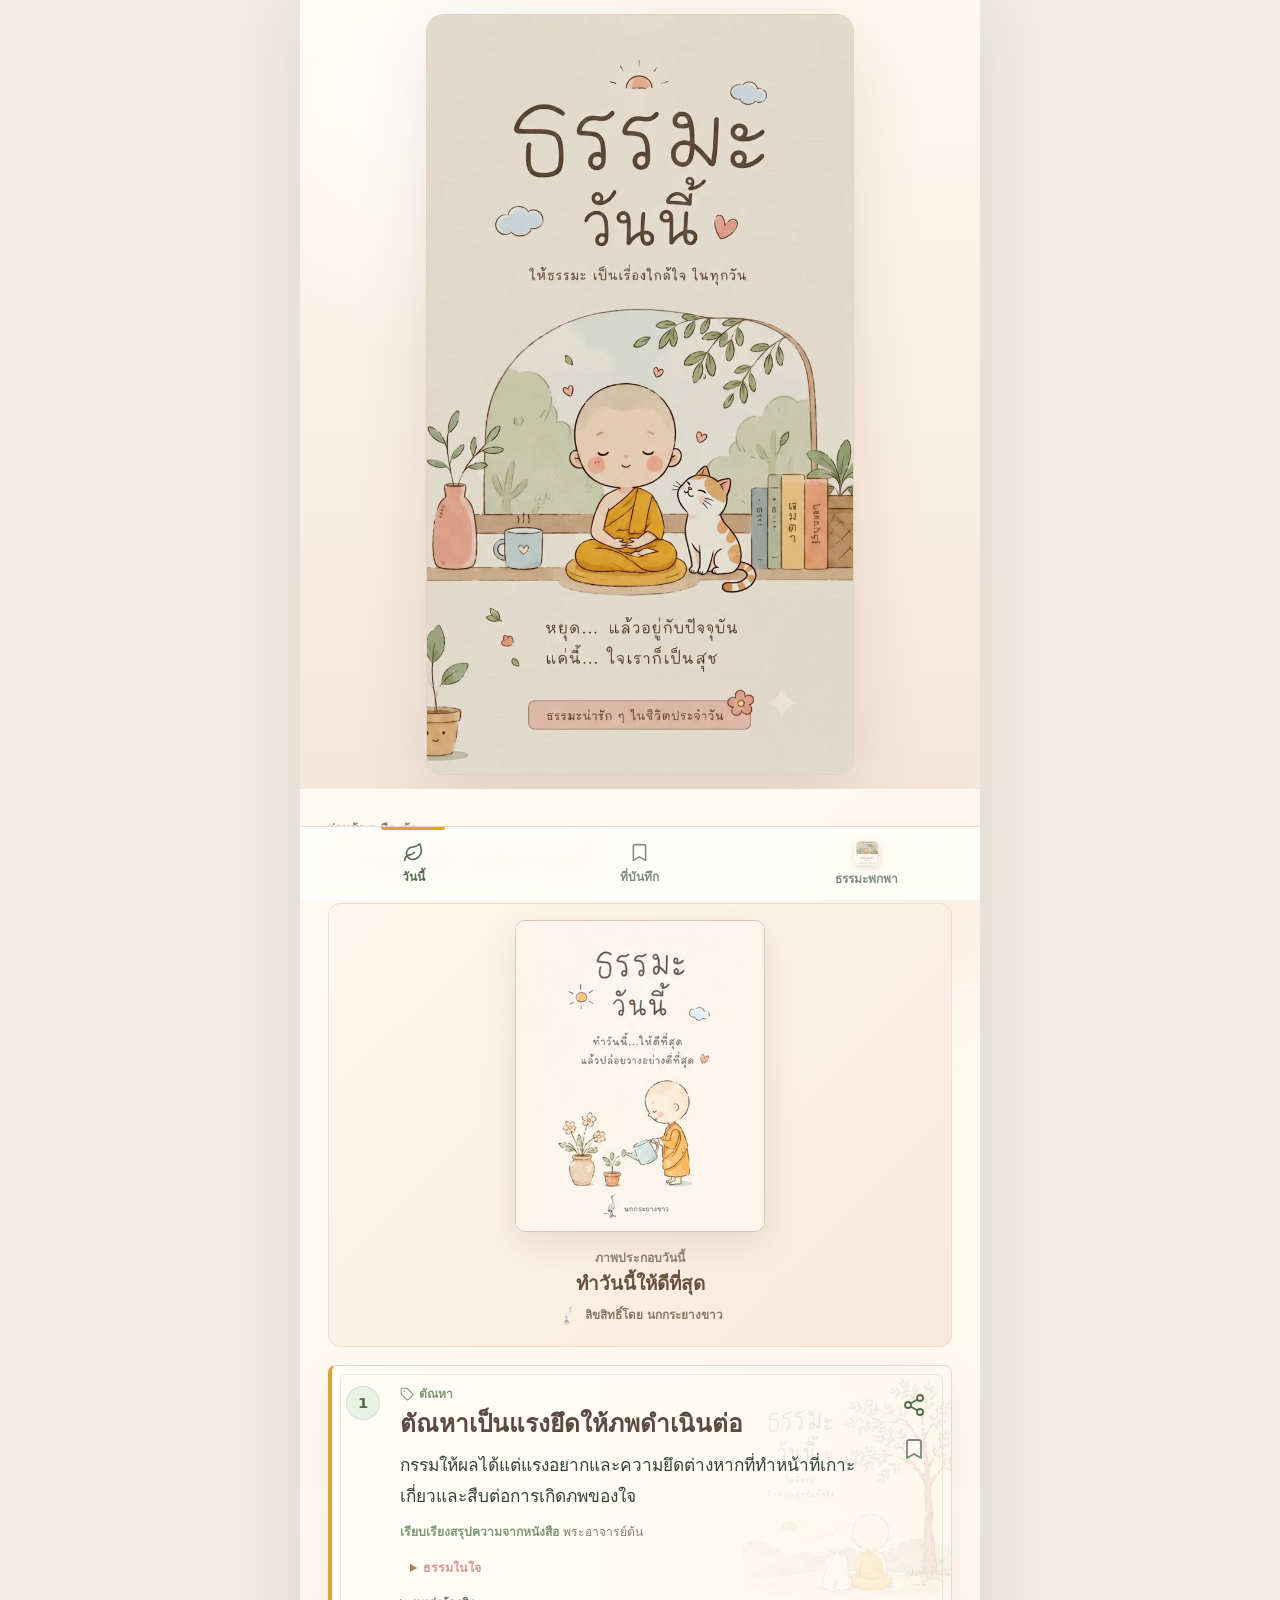
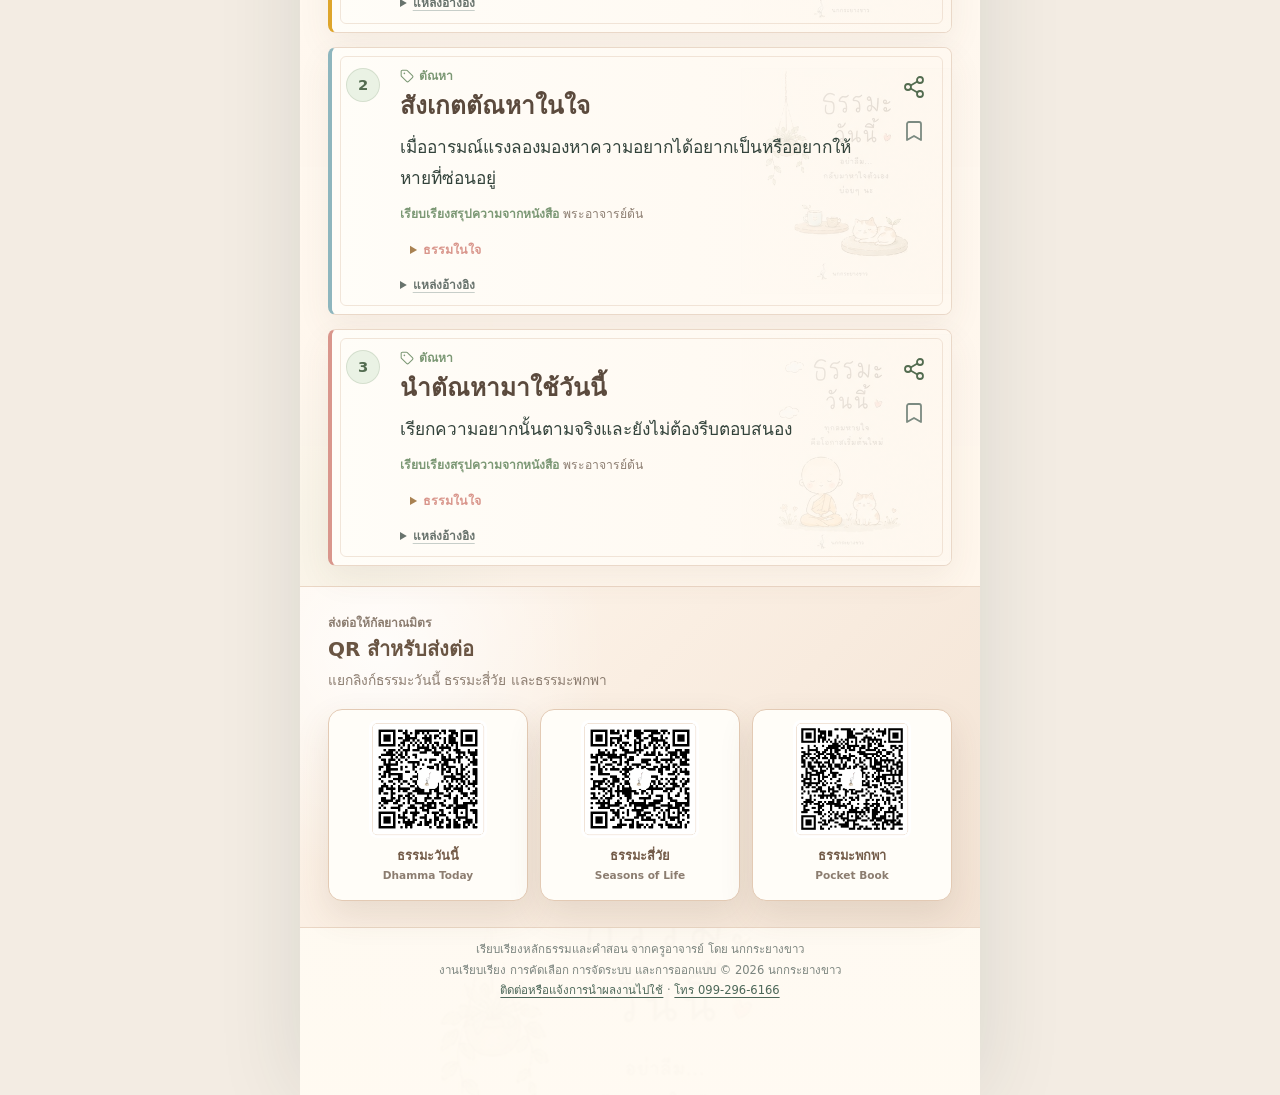
<file: index.html>
<!doctype html>
<html lang="th">
  <head>
    <meta charset="utf-8">
    <meta name="viewport" content="width=device-width, initial-scale=1">
    <meta name="theme-color" content="#fff8ef">
    <meta name="description" content="ธรรมะสั้น ๆ สำหรับอ่านและนำไปใช้ในชีวิตประจำวัน">
    <meta name="apple-mobile-web-app-capable" content="yes">
    <meta name="apple-mobile-web-app-status-bar-style" content="default">
    <meta name="apple-mobile-web-app-title" content="ธรรมะวันนี้">
    <meta name="author" content="นกกระยางขาว">
    <meta name="copyright" content="งานเรียบเรียง การคัดเลือก การจัดระบบ และการออกแบบ © 2026 นกกระยางขาว">
    <title>ธรรมะวันนี้ | Dhamma Today</title>
    <link rel="manifest" href="./manifest.webmanifest?v=20260629-3">
    <link rel="icon" type="image/png" sizes="32x32" href="./assets/favicon-32.png">
    <link rel="apple-touch-icon" href="./assets/apple-touch-icon.png?v=20260629-3">
    <link rel="stylesheet" href="./styles.css?v=20260630-1">
  </head>
  <body>
    <script>
      if (new URLSearchParams(location.search).get("reset") === "1") {
        (async () => {
          if ("serviceWorker" in navigator) {
            const registrations = await navigator.serviceWorker.getRegistrations();
            await Promise.all(registrations.map((registration) => registration.unregister()));
          }

          if ("caches" in window) {
            const names = await caches.keys();
            await Promise.all(names.map((name) => caches.delete(name)));
          }

          location.replace("./?build=20260628-seasons-pastel");
        })();
      }
    </script>
    <div class="app-frame">
      <header class="hero" aria-label="ธรรมะวันนี้">
        <video class="hero-cover" id="heroCover" autoplay muted loop playsinline preload="metadata" poster="./assets/daily-art/dhamma-today-cover-single.png?v=20260626-2" aria-label="ปกธรรมะวันนี้แบบวิดีโอเคลื่อนไหว ภาพเด็กน้อยนั่งภาวนาข้างแมว">
          <source src="./assets/daily-art/dhamma-today-cover-motion.mp4?v=20260626-2" type="video/mp4">
        </video>
      </header>

      <main id="today">
        <section class="reading-view" id="readingView" aria-labelledby="dailyHeading">
          <div class="section-heading">
            <div>
              <p class="eyebrow">อ่านช้า ๆ ทีละข้อ</p>
              <h1 id="dailyHeading">ธรรมะสำหรับวันนี้</h1>
            </div>
            <div class="heading-actions">
              <button class="icon-button" id="shuffleButton" type="button" aria-label="สุ่มธรรมะชุดใหม่" title="สุ่มธรรมะชุดใหม่">
                <i data-lucide="refresh-cw" aria-hidden="true"></i>
              </button>
              <button class="icon-button" id="aboutButton" type="button" aria-label="เกี่ยวกับแอป" title="เกี่ยวกับแอป">
                <i data-lucide="info" aria-hidden="true"></i>
              </button>
            </div>
          </div>

          <section class="daily-visual" aria-label="ภาพประกอบธรรมะวันนี้">
            <img id="dailyArtImage" src="./assets/daily-art/daily-illustration-01.jpg?v=20260625-1" alt="ภาพประกอบธรรมะวันนี้">
            <div class="daily-visual-copy">
              <p class="eyebrow">ภาพประกอบวันนี้</p>
              <h2 id="dailyArtTitle">ธรรมะวันนี้</h2>
              <p>
                <img src="./assets/crane-monkey-mark.png?v=20260619-1" alt="">
                ลิขสิทธิ์โดย นกกระยางขาว
              </p>
            </div>
          </section>

          <div class="teaching-list" id="teachingList" aria-live="polite"></div>
        </section>

        <section class="saved-view" id="savedView" aria-labelledby="savedHeading" hidden>
          <div class="section-heading">
            <div>
              <p class="eyebrow">เก็บไว้อ่านซ้ำ</p>
              <h1 id="savedHeading">ธรรมะที่บันทึกไว้</h1>
            </div>
          </div>
          <div class="teaching-list saved-list" id="savedList"></div>
          <div class="empty-state" id="emptySaved" hidden>
            <i data-lucide="bookmark" aria-hidden="true"></i>
            <p>ยังไม่มีข้อความที่บันทึกไว้</p>
          </div>
        </section>
      </main>

      <section class="qr-share" aria-labelledby="qrShareHeading">
        <div>
          <p class="eyebrow">ส่งต่อให้กัลยาณมิตร</p>
          <h2 id="qrShareHeading">QR สำหรับส่งต่อ</h2>
          <p>แยกลิงก์ธรรมะวันนี้ ธรรมะสี่วัย และธรรมะพกพา</p>
        </div>
        <div class="qr-links" aria-label="QR Code สำหรับส่งต่อ">
          <a class="qr-card" href="./assets/dhamma-today-qr-poster-small.png?v=20260629-6" target="_blank" rel="noopener" aria-label="เปิด QR ธรรมะวันนี้ขนาดเต็ม">
            <img src="./assets/dhamma-today-qr.png?v=20260629-6" alt="QR Code สำหรับเปิดธรรมะวันนี้">
            <span>
              <strong>ธรรมะวันนี้</strong>
              <small>Dhamma Today</small>
            </span>
          </a>
          <a class="qr-card" href="./assets/dhamma-life-qr-poster-small.png?v=20260629-6" target="_blank" rel="noopener" aria-label="เปิด QR ธรรมะสี่วัยขนาดเต็ม">
            <img src="./assets/dhamma-life-qr.png?v=20260629-6" alt="QR Code สำหรับเปิดธรรมะสี่วัย">
            <span>
              <strong>ธรรมะสี่วัย</strong>
              <small>Seasons of Life</small>
            </span>
          </a>
          <a class="qr-card" href="./assets/dhamma-pocket-qr-poster-small.png?v=20260629-6" target="_blank" rel="noopener" aria-label="เปิด QR ธรรมะพกพาขนาดเต็ม">
            <img src="./assets/dhamma-pocket-qr.png?v=20260629-6" alt="QR Code สำหรับเปิดธรรมะพกพา">
            <span>
              <strong>ธรรมะพกพา</strong>
              <small>Pocket Book</small>
            </span>
          </a>
        </div>
      </section>

      <footer class="app-credit">
        <p>เรียบเรียงหลักธรรมและคำสอน จากครูอาจารย์ โดย นกกระยางขาว</p>
        <p>งานเรียบเรียง การคัดเลือก การจัดระบบ และการออกแบบ &copy; 2026 นกกระยางขาว</p>
        <a href="mailto:loveiscomingsoon@gmail.com">ติดต่อหรือแจ้งการนำผลงานไปใช้</a>
        <span aria-hidden="true"> · </span><a href="tel:0992966166">โทร 099-296-6166</a>
      </footer>

      <nav class="bottom-nav" aria-label="เมนูหลัก">
        <button class="nav-button active" type="button" data-view="today" aria-current="page">
          <i data-lucide="leaf" aria-hidden="true"></i>
          <span>วันนี้</span>
        </button>
        <button class="nav-button" type="button" data-view="saved">
          <i data-lucide="bookmark" aria-hidden="true"></i>
          <span>ที่บันทึก</span>
        </button>
        <a class="nav-button" href="./books/dhamma-pocket-book.html" aria-label="เปิดธรรมะพกพา เล่ม 1 แบบหนังสือออนไลน์">
          <img class="nav-app-icon" src="./assets/pocket-book-icon-192.png?v=20260629-2" alt="" aria-hidden="true">
          <span>ธรรมะพกพา</span>
        </a>
      </nav>
    </div>

    <dialog class="about-dialog" id="aboutDialog">
      <form method="dialog">
        <div class="dialog-heading">
          <div>
            <p class="eyebrow">เกี่ยวกับแอป</p>
            <h2>ธรรมะวันนี้</h2>
          </div>
          <button class="icon-button" value="close" aria-label="ปิด" title="ปิด">
            <i data-lucide="x" aria-hidden="true"></i>
          </button>
        </div>
        <p>ข้อธรรมสั้น ๆ สำหรับใช้เตือนใจในชีวิตประจำวัน โดยเรียบเรียงจากหลักพระพุทธศาสนาและคำสอนที่ตรวจสอบชื่อผู้สอนได้</p>
        <p class="dialog-note">ชื่อครูอาจารย์แสดงเฉพาะข้อความที่มีต้นฉบับรองรับ ข้อความเรียบเรียงจะระบุไว้ชัดเจนและไม่อ้างเป็นคำกล่าวตรง การระบุแหล่งอ้างอิงช่วยให้ตรวจสอบย้อนหลังได้ แต่ไม่ใช่การรับรองสิทธิ์เผยแพร่หรือคำปรึกษาทางกฎหมาย</p>
        <p class="dialog-note rights-note">สิทธิในคำสอน หนังสือ และวิดีโอต้นฉบับเป็นของผู้สร้างสรรค์หรือผู้ทรงสิทธิเดิม การนำงานเรียบเรียง การจัดหมวด หรือรูปแบบแอปนี้ไปเผยแพร่ซ้ำ กรุณาติดต่อ <a href="mailto:loveiscomingsoon@gmail.com">loveiscomingsoon@gmail.com</a> หรือ <a href="tel:0992966166">099-296-6166</a></p>
        <div class="dialog-links">
          <a class="book-link" href="./books/dhamma-pocket-book.html">เปิดธรรมะพกพาแบบหนังสือออนไลน์</a>
          <a class="book-link" href="./assets/dhamma-today-qr-poster-small.png?v=20260629-6" target="_blank" rel="noopener">QR ธรรมะวันนี้</a>
          <a class="book-link" href="./assets/dhamma-life-qr-poster-small.png?v=20260629-6" target="_blank" rel="noopener">QR ธรรมะสี่วัย</a>
          <a class="book-link" href="./assets/dhamma-pocket-qr-poster-small.png?v=20260629-6" target="_blank" rel="noopener">QR ธรรมะพกพา</a>
        </div>
      </form>
    </dialog>

    <p class="toast" id="toast" role="status" aria-live="polite" hidden></p>

    <script src="./assets/lucide.min.js?v=20260618-2"></script>
    <script src="./content/dhamma-library.js?v=20260630-1"></script>
    <script src="./app.js?v=20260630-1"></script>
  </body>
</html>
</file>
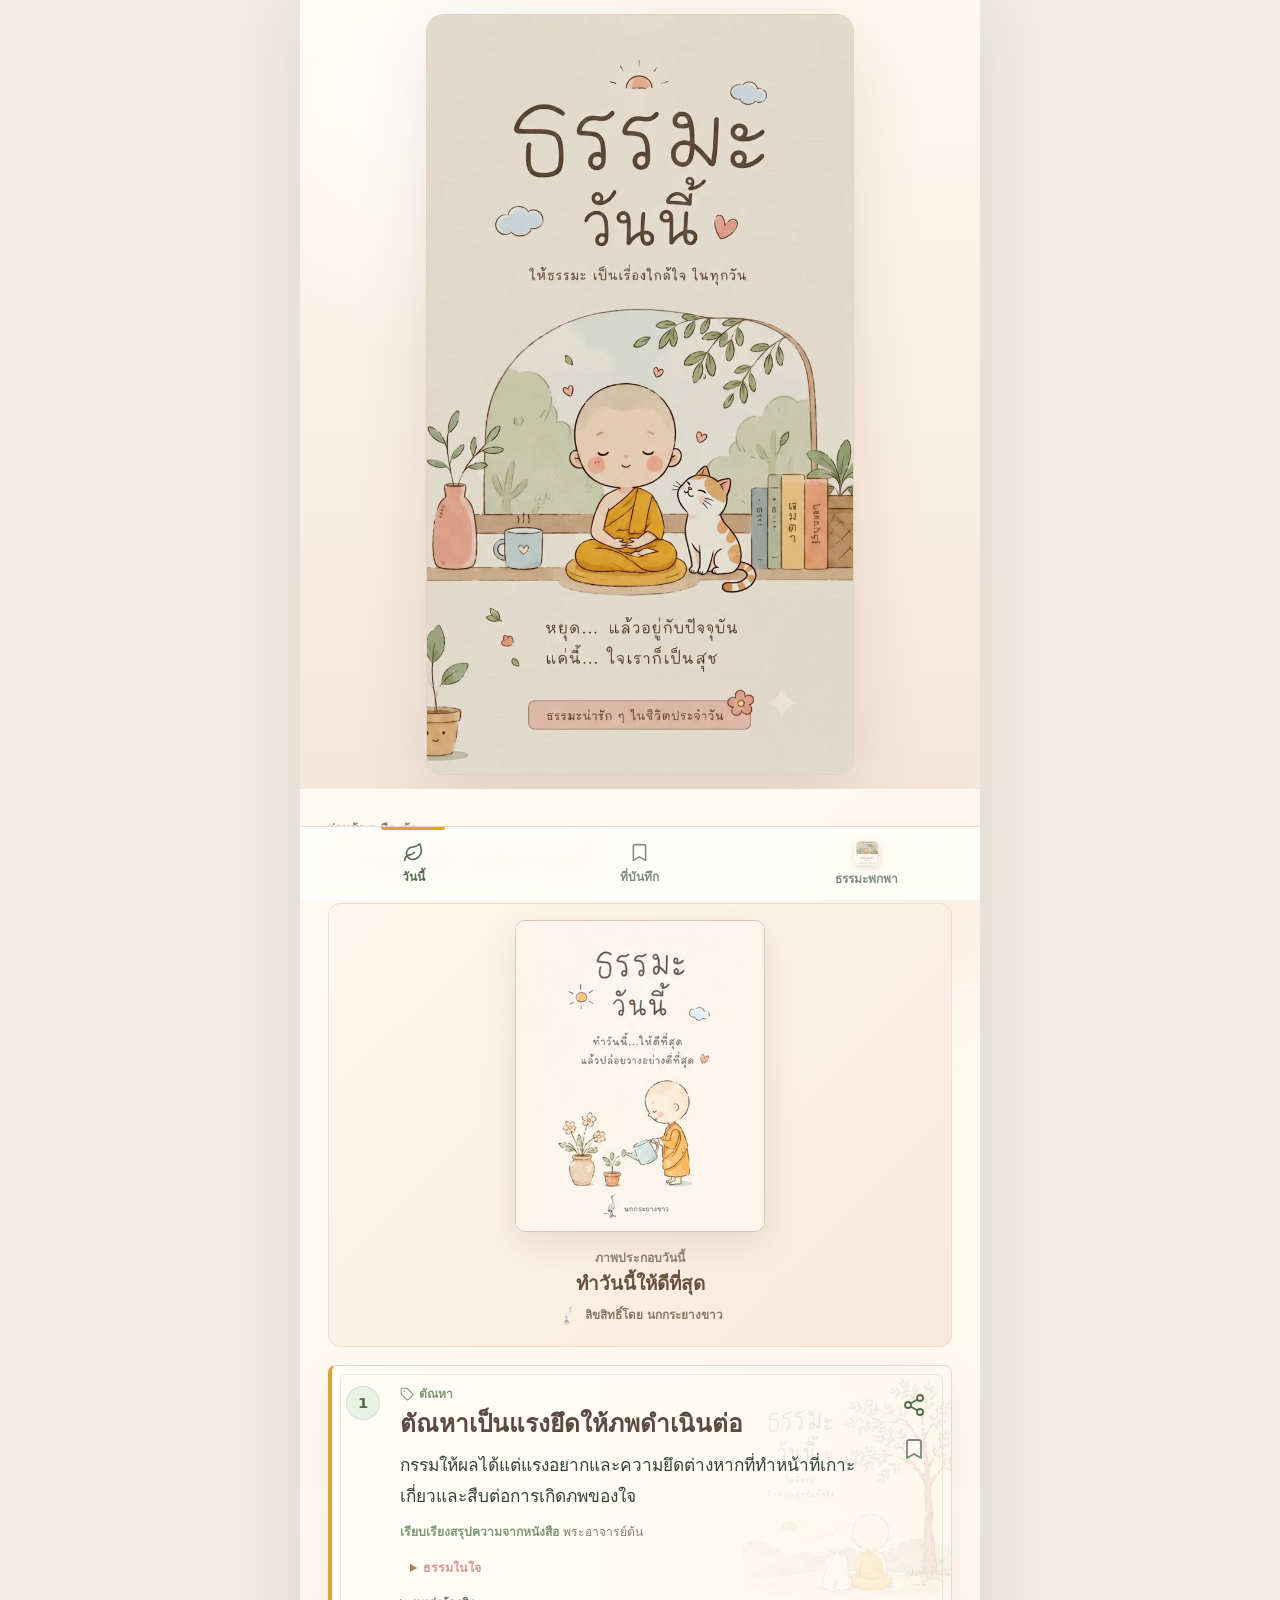
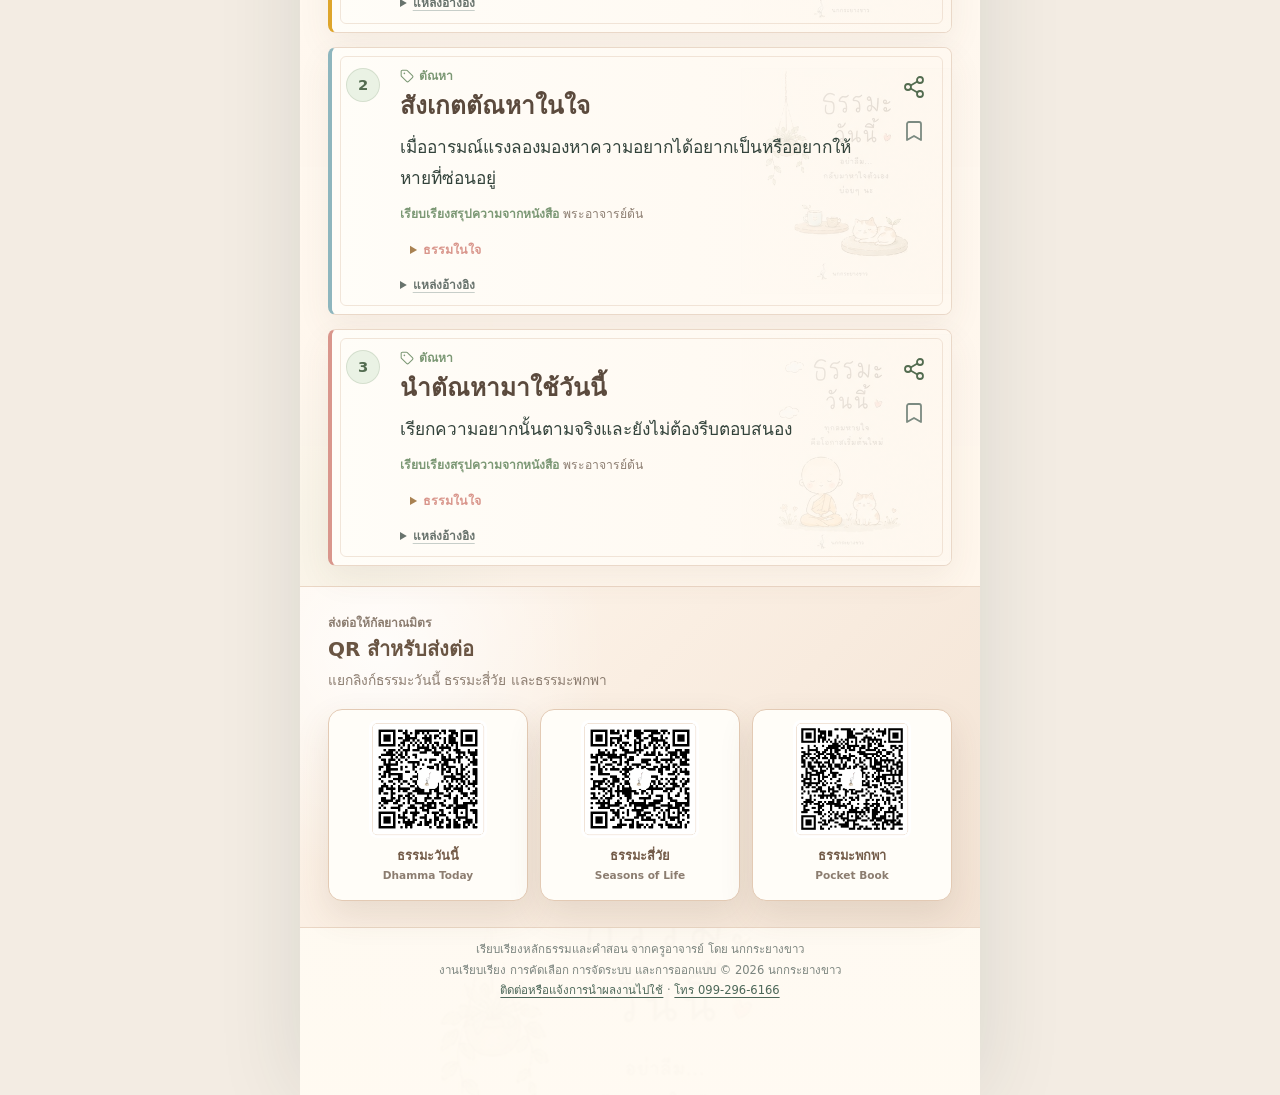
<file: reset-cache.html>
<!doctype html>
<html lang="th">
  <head>
    <meta charset="utf-8">
    <meta name="viewport" content="width=device-width, initial-scale=1">
    <meta name="robots" content="noindex">
    <title>ล้างแคชธรรมะวันนี้</title>
    <style>
      :root {
        color-scheme: light;
        font-family: -apple-system, BlinkMacSystemFont, "Segoe UI", sans-serif;
      }

      body {
        min-height: 100vh;
        display: grid;
        place-items: center;
        margin: 0;
        padding: 24px;
        color: #5b4939;
        background: #fff7ed;
      }

      main {
        width: min(100%, 360px);
        text-align: center;
      }

      h1 {
        margin: 0 0 10px;
        font-size: 1.45rem;
      }

      p {
        margin: 0;
        line-height: 1.7;
      }
    </style>
  </head>
  <body>
    <main>
      <h1>กำลังล้างแคชแอป</h1>
      <p>รอสักครู่ แล้วจะเปิดธรรมะวันนี้เวอร์ชันล่าสุดให้อัตโนมัติ</p>
    </main>
    <script>
      async function resetAppCache() {
        if ("serviceWorker" in navigator) {
          const registrations = await navigator.serviceWorker.getRegistrations();
          await Promise.all(registrations.map((registration) => registration.unregister()));
        }

        if ("caches" in window) {
          const names = await caches.keys();
          await Promise.all(names.map((name) => caches.delete(name)));
        }

        location.replace("./?build=20260626-motion-cover-v2");
      }

      resetAppCache().catch(() => {
        location.replace("./?build=20260626-motion-cover-v2");
      });
    </script>
  </body>
</html>
</file>
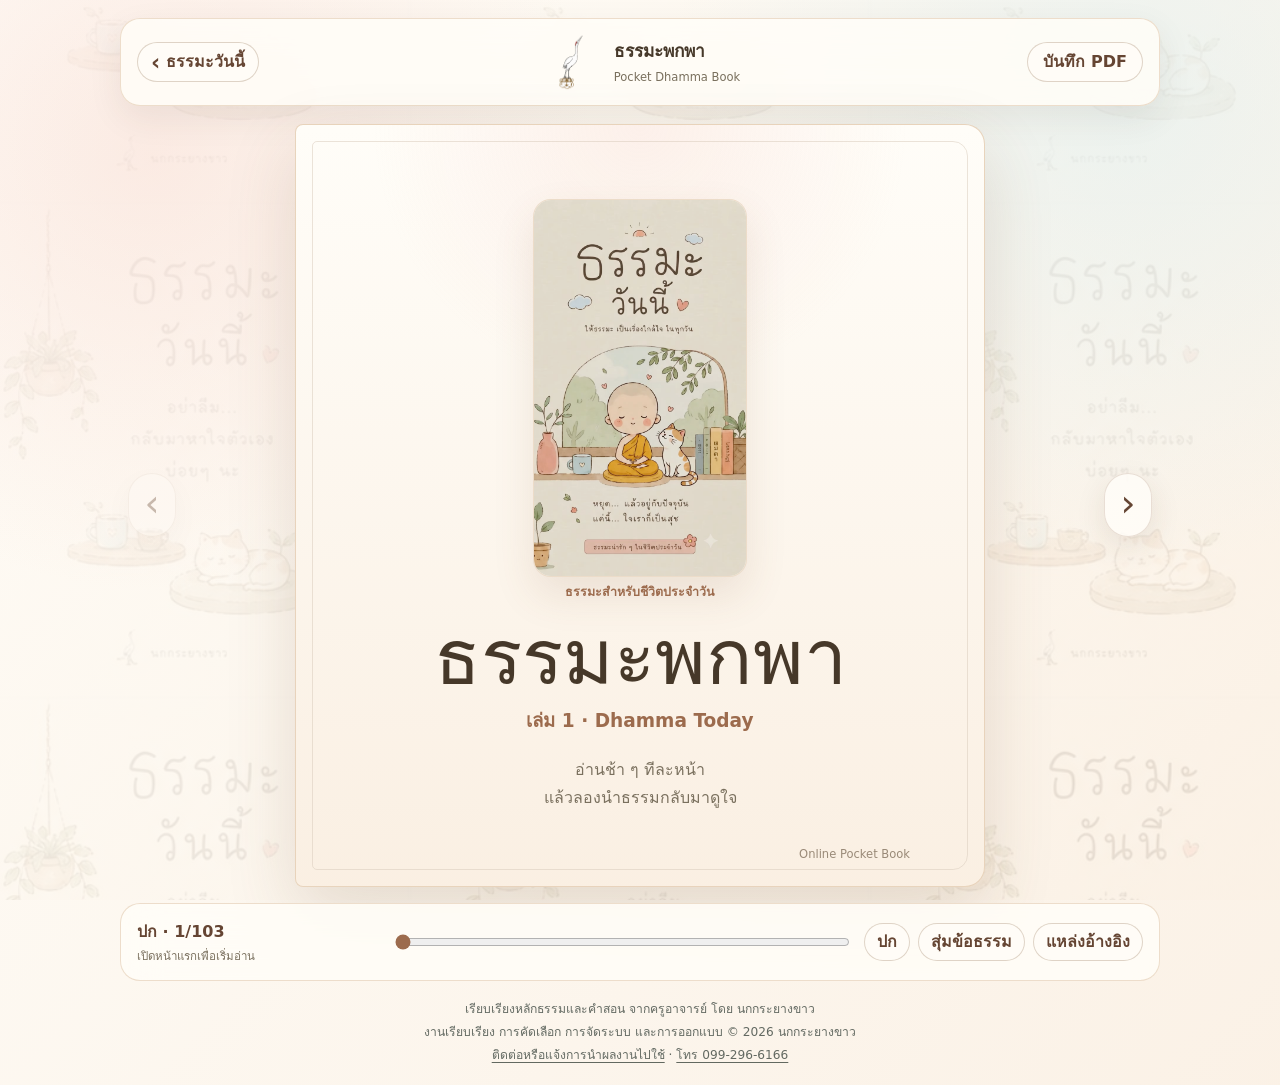
<file: books/dhamma-pocket-book.html>
<!doctype html>
<html lang="th">
  <head>
    <meta charset="utf-8">
    <meta name="viewport" content="width=device-width, initial-scale=1">
    <meta name="theme-color" content="#f7f2e9">
    <meta name="description" content="ธรรมะพกพา เล่ม 1 หนังสือธรรมะออนไลน์แบบเปิดทีละหน้า จากชุดธรรมะวันนี้">
    <meta name="author" content="นกกระยางขาว">
    <meta name="copyright" content="งานเรียบเรียง การคัดเลือก การจัดระบบ และการออกแบบ © 2026 นกกระยางขาว">
    <title>ธรรมะพกพา เล่ม 1 | Online Pocket Book</title>
    <link rel="icon" type="image/png" sizes="32x32" href="../assets/favicon-32.png">
    <link rel="apple-touch-icon" href="../assets/pocket-book-apple-touch-icon.png?v=20260629-2">
    <link rel="manifest" href="./pocket-book.webmanifest?v=20260629-2">
    <link rel="stylesheet" href="./pocket-book.css?v=20260630-1">
  </head>
  <body>
    <div class="reader-shell">
      <header class="reader-header">
        <a class="back-link" href="../index.html" aria-label="กลับสู่แอปธรรมะวันนี้">
          <span aria-hidden="true">‹</span>
          ธรรมะวันนี้
        </a>
        <div class="reader-brand">
          <img src="../assets/crane-monkey-mark.png" alt="">
          <div>
            <strong>ธรรมะพกพา</strong>
            <small>Pocket Dhamma Book</small>
          </div>
        </div>
        <button class="text-button" id="printBook" type="button">บันทึก PDF</button>
      </header>

      <main class="reader-main" aria-live="polite">
        <section class="book-stage" aria-label="หนังสือธรรมะพกพาแบบออนไลน์">
          <button class="turn-button previous" id="prevPage" type="button" aria-label="หน้าก่อนหน้า">
            <span aria-hidden="true">‹</span>
          </button>

          <article class="book-page" id="bookPage" tabindex="-1"></article>

          <button class="turn-button next" id="nextPage" type="button" aria-label="หน้าถัดไป">
            <span aria-hidden="true">›</span>
          </button>
        </section>

        <section class="reader-controls" aria-label="ควบคุมการอ่าน">
          <div class="page-status">
            <span id="pageLabel">หน้า 1</span>
            <small id="pageHint">ใช้ปุ่มซ้าย/ขวาเพื่อเปิดหน้า</small>
          </div>
          <input id="pageSlider" type="range" min="1" value="1" aria-label="เลือกหน้าหนังสือ">
          <div class="quick-actions">
            <button class="pill-button" id="coverPage" type="button">ปก</button>
            <button class="pill-button" id="randomPage" type="button">สุ่มข้อธรรม</button>
            <button class="pill-button" id="sourcesToggle" type="button" aria-pressed="false">แหล่งอ้างอิง</button>
          </div>
        </section>
      </main>

      <footer class="reader-footer">
        <p>เรียบเรียงหลักธรรมและคำสอน จากครูอาจารย์ โดย นกกระยางขาว</p>
        <p>งานเรียบเรียง การคัดเลือก การจัดระบบ และการออกแบบ &copy; 2026 นกกระยางขาว</p>
        <a href="mailto:loveiscomingsoon@gmail.com">ติดต่อหรือแจ้งการนำผลงานไปใช้</a>
        <span aria-hidden="true"> · </span><a href="tel:0992966166">โทร 099-296-6166</a>
      </footer>
    </div>

    <section class="print-book" id="printBookContent" aria-label="ฉบับพิมพ์"></section>

    <script src="../content/dhamma-library.js?v=20260630-1"></script>
    <script src="./pocket-book.js?v=20260630-1"></script>
    <script>
      if ("serviceWorker" in navigator) {
        window.addEventListener("load", () => {
          navigator.serviceWorker.register("../service-worker.js?v=20260630-1").catch(() => {});
        });
      }
    </script>
  </body>
</html>
</file>
<file: styles.css>
:root {
  color-scheme: light;
  --ink: #21312b;
  --heading: #5b4a3d;
  --muted: #8c7d70;
  --soft: #fff1e4;
  --paper: #fffaf2;
  --line: #eadccc;
  --green: #7c9875;
  --green-dark: #536c50;
  --saffron: #dea52b;
  --rose: #d9968c;
  --blue: #8eb6be;
  --peach: #f6d5c6;
  --brown: #806854;
}

* {
  box-sizing: border-box;
}

html {
  min-height: 100%;
  scroll-behavior: smooth;
}

body {
  min-height: 100vh;
  margin: 0;
  color: var(--ink);
  background:
    linear-gradient(rgba(255, 250, 242, 0.92), rgba(255, 250, 242, 0.92)),
    url("./assets/daily-art/daily-illustration-10.jpg?v=20260625-1") center top / 520px auto fixed;
  font-family: "Sukhumvit Set", "Thonburi", "Noto Sans Thai", "Leelawadee UI", Tahoma, ui-sans-serif, system-ui, sans-serif;
  letter-spacing: 0;
  line-break: auto;
  text-rendering: optimizeLegibility;
  -webkit-font-smoothing: antialiased;
}

button,
summary {
  font: inherit;
}

button,
summary {
  cursor: pointer;
}

button:focus-visible,
summary:focus-visible {
  outline: 3px solid rgba(86, 131, 105, 0.24);
  outline-offset: 3px;
}

.app-frame {
  width: min(100%, 680px);
  min-height: 100vh;
  margin-inline: auto;
  background:
    linear-gradient(rgba(255, 250, 242, 0.96), rgba(255, 250, 242, 0.98)),
    url("./assets/daily-art/daily-illustration-04.jpg?v=20260625-1") center 760px / 520px auto repeat-y;
}

.hero {
  min-height: 0;
  position: relative;
  overflow: hidden;
  display: grid;
  place-items: center;
  padding: 14px;
  background:
    radial-gradient(circle at 20% 12%, rgba(255, 255, 255, 0.92), transparent 30%),
    linear-gradient(180deg, #fff8ef 0%, #f4e7d9 100%);
}

.hero-cover {
  width: min(100%, 428px);
  max-width: 100%;
  min-width: 0;
  height: auto;
  aspect-ratio: 9 / 16;
  display: block;
  object-fit: cover;
  object-position: center center;
  background: #fff8ef;
  border: 1px solid rgba(213, 193, 171, 0.72);
  border-radius: 18px;
  box-shadow: 0 24px 70px rgba(98, 73, 48, 0.14);
}

.brand {
  min-width: 0;
  display: flex;
  align-items: center;
  gap: 0;
  padding: 9px 12px;
  color: #274536;
  background: rgba(255, 250, 242, 0.78);
  border: 1px solid rgba(214, 190, 166, 0.42);
  border-radius: 999px;
  text-decoration: none;
  text-shadow: 0 1px 12px rgba(255, 255, 255, 0.82);
  backdrop-filter: blur(8px);
}

.brand-icon {
  width: 76px;
  height: 76px;
  flex: 0 0 76px;
  display: grid;
  place-items: center;
  background: rgba(255, 255, 255, 0.84);
  border-radius: 50%;
  backdrop-filter: blur(8px);
}

.brand-icon img {
  width: 70px;
  height: 70px;
  display: block;
  object-fit: contain;
}

.brand strong,
.brand small {
  display: block;
}

.brand strong {
  color: var(--brown);
  font-size: 1.2rem;
}

.brand small {
  color: #7c6a58;
  font-size: 0.72rem;
  font-weight: 650;
}

.cover-rights {
  position: absolute;
  right: 28px;
  bottom: 24px;
  display: inline-flex;
  align-items: center;
  gap: 7px;
  margin: 0;
  padding: 7px 10px;
  color: #755f4e;
  background: rgba(255, 250, 242, 0.88);
  border: 1px solid rgba(214, 190, 166, 0.58);
  border-radius: 999px;
  font-size: 0.72rem;
  font-weight: 750;
  backdrop-filter: blur(8px);
}

.cover-rights img {
  width: 24px;
  height: 24px;
  object-fit: contain;
}

.icon-button {
  width: 42px;
  height: 42px;
  flex: 0 0 42px;
  display: grid;
  place-items: center;
  padding: 0;
  border: 1px solid var(--line);
  border-radius: 50%;
  color: var(--green-dark);
  background: #fff;
}

.icon-button.light {
  border-color: rgba(255, 255, 255, 0.6);
  background: rgba(255, 255, 255, 0.84);
  backdrop-filter: blur(8px);
}

.icon-button svg {
  width: 19px;
  height: 19px;
}

main {
  min-height: 430px;
  background:
    linear-gradient(180deg, rgba(255, 250, 242, 0.98), rgba(255, 246, 236, 0.96)),
    url("./assets/daily-art/daily-illustration-08.jpg?v=20260625-1") right 60px / 230px auto no-repeat;
}

.reading-view,
.saved-view {
  padding: 30px 28px 20px;
  background:
    radial-gradient(circle at 92% 120px, rgba(247, 222, 205, 0.46), transparent 150px),
    radial-gradient(circle at 8% 96%, rgba(229, 234, 217, 0.34), transparent 170px);
}

.daily-visual {
  display: grid;
  grid-template-columns: 1fr;
  justify-items: center;
  gap: 16px;
  margin: 0 0 18px;
  padding: 16px;
  border: 1px solid #ebdccb;
  border-radius: 12px;
  background: linear-gradient(135deg, #fff7ed, #f7eadc);
  text-align: center;
}

.daily-visual > img {
  width: min(100%, 250px);
  aspect-ratio: 4 / 5;
  display: block;
  object-fit: cover;
  object-position: center;
  border: 1px solid rgba(205, 183, 160, 0.7);
  border-radius: 10px;
  box-shadow: 0 12px 34px rgba(97, 71, 48, 0.12);
}

.daily-visual-copy h2 {
  margin: 0 0 7px;
  color: #67513e;
  font-size: 1.18rem;
  line-height: 1.35;
}

.daily-visual-copy > p:last-child {
  display: inline-flex;
  align-items: center;
  justify-content: center;
  gap: 6px;
  margin: 0;
  color: #8a7563;
  font-size: 0.74rem;
  font-weight: 740;
}

.daily-visual-copy img {
  width: 22px;
  height: 22px;
  object-fit: contain;
}

.section-heading {
  display: flex;
  align-items: center;
  justify-content: space-between;
  gap: 16px;
  margin-bottom: 18px;
}

.heading-actions {
  display: flex;
  align-items: center;
  gap: 8px;
}

.eyebrow {
  margin: 0 0 4px;
  color: var(--muted);
  font-size: 0.76rem;
  font-weight: 750;
}

h1,
h2,
p {
  margin-top: 0;
  overflow-wrap: break-word;
  word-break: normal;
  line-break: auto;
}

h1 {
  margin-bottom: 0;
  color: var(--heading);
  font-size: clamp(1.65rem, 6vw, 2.15rem);
  line-height: 1.25;
  font-weight: 830;
}

.teaching-list {
  display: grid;
  gap: 14px;
}

.teaching-item {
  min-height: 0;
  display: grid;
  grid-template-columns: 40px minmax(0, 1fr) 40px;
  gap: 14px;
  position: relative;
  overflow: hidden;
  padding: 20px 16px 20px 14px;
  border: 1px solid #ead8c8;
  border-left: 4px solid var(--green);
  border-radius: 8px;
  background: #fffaf3;
  box-shadow: 0 12px 34px rgba(103, 75, 52, 0.07);
}

.teaching-item::before {
  content: "";
  position: absolute;
  inset: 0;
  z-index: 0;
  background:
    linear-gradient(90deg, rgba(255, 253, 248, 0.98), rgba(255, 250, 243, 0.94) 58%, rgba(255, 248, 239, 0.78)),
    var(--card-art);
  background-position: center, right center;
  background-size: cover, min(52%, 210px) auto;
  background-repeat: no-repeat;
}

.teaching-item::after {
  content: "";
  position: absolute;
  inset: 8px;
  z-index: 0;
  border: 1px solid rgba(230, 209, 190, 0.54);
  border-radius: 6px;
  pointer-events: none;
}

.teaching-item > * {
  position: relative;
  z-index: 1;
}

.teaching-item[data-tone="blue"] {
  border-left-color: var(--blue);
  background: #fffaf3;
}

.teaching-item[data-tone="saffron"] {
  border-left-color: var(--saffron);
  background: #fffaf3;
}

.teaching-item[data-tone="rose"] {
  border-left-color: var(--rose);
  background: #fffaf3;
}

.teaching-number {
  width: 34px;
  height: 34px;
  display: grid;
  place-items: center;
  border-radius: 50%;
  color: var(--green-dark);
  background: rgba(232, 241, 226, 0.88);
  border: 1px solid rgba(133, 153, 122, 0.22);
  font-size: 0.92rem;
  font-weight: 800;
}

.teaching-copy {
  min-width: 0;
}

.teaching-copy h2 {
  margin: 3px 0 9px;
  color: var(--heading);
  font-size: clamp(1.28rem, 4vw, 1.52rem);
  line-height: 1.45;
  font-weight: 800;
  overflow-wrap: break-word;
  word-break: normal;
}

.teaching-topic {
  display: flex;
  align-items: center;
  gap: 5px;
  margin-bottom: 0;
  color: var(--green);
  font-size: 0.76rem;
  line-height: 1.4;
  font-weight: 800;
}

.teaching-topic svg {
  width: 14px;
  height: 14px;
}

.teaching-body {
  margin-bottom: 11px;
  color: #33433b;
  font-size: 1.08rem;
  line-height: 1.78;
  overflow-wrap: break-word;
  word-break: normal;
}

.attribution {
  margin-bottom: 9px;
  color: var(--muted);
  font-size: 0.76rem;
  line-height: 1.5;
}

.attribution span {
  color: var(--green);
  font-weight: 760;
}

.teaching-actions {
  display: grid;
  align-content: start;
  gap: 6px;
}

.bookmark-button,
.share-button {
  width: 38px;
  height: 38px;
  display: grid;
  place-items: center;
  padding: 0;
  border: 0;
  border-radius: 50%;
  color: #7b8a81;
  background: transparent;
}

.bookmark-button:hover,
.share-button:hover {
  background: var(--soft);
}

.share-button {
  color: var(--green-dark);
}

.bookmark-button.saved {
  color: var(--saffron);
  background: #fff7df;
}

.bookmark-button.saved svg {
  fill: currentColor;
}

.practice-detail {
  min-width: 0;
  padding: 7px 9px;
  border: 1px solid transparent;
  border-radius: 6px;
  color: var(--green-dark);
  font-size: 0.78rem;
}

.practice-detail[open] {
  border-color: #dcc5a4;
  background: rgba(241, 227, 208, 0.88);
  backdrop-filter: blur(4px);
}

.practice-toggle {
  width: 100%;
  color: var(--rose);
  font-weight: 770;
}

.practice-toggle::marker {
  color: #a98252;
}

.practice-guidance {
  margin: 8px 0 0;
  padding: 8px 2px 2px;
  color: #3f4b44;
  background: transparent;
  font-size: 0.9rem;
  line-height: 1.65;
  overflow-wrap: break-word;
  word-break: normal;
}

.source-detail {
  margin-top: 8px;
  color: #68736d;
  font-size: 0.75rem;
}

.source-detail > summary {
  width: fit-content;
  font-weight: 700;
  text-decoration: underline;
  text-decoration-color: #c7cec9;
  text-underline-offset: 3px;
}

.source-detail[open] {
  padding-top: 2px;
}

.source-status {
  margin: 10px 0 8px;
  color: #476052;
  font-weight: 700;
}

.source-list {
  margin: 0;
  padding: 0;
  list-style: none;
}

.source-entry {
  display: grid;
  gap: 3px;
  padding: 10px 0;
  border-top: 1px solid var(--line);
  line-height: 1.55;
}

.source-entry strong {
  color: #3d4a43;
  font-size: 0.78rem;
}

.source-entry a {
  width: fit-content;
  color: #365843;
  font-weight: 700;
  text-underline-offset: 3px;
}

.saved-list .teaching-item {
  grid-template-columns: 40px minmax(0, 1fr) 40px;
}

.empty-state {
  min-height: 280px;
  display: grid;
  place-content: center;
  justify-items: center;
  color: var(--muted);
  text-align: center;
}

.empty-state svg {
  width: 34px;
  height: 34px;
  margin-bottom: 12px;
}

.app-credit {
  margin: 12px 22px 22px;
  color: #7b847e;
  font-size: 0.72rem;
  line-height: 1.6;
  text-align: center;
}

.qr-share {
  display: grid;
  grid-template-columns: 1fr;
  gap: 18px;
  padding: 26px 28px;
  border-top: 1px solid #ead6c4;
  border-bottom: 1px solid #ead6c4;
  background:
    radial-gradient(circle at 12% 18%, rgba(255, 255, 255, 0.8), transparent 34%),
    linear-gradient(135deg, #fff6ec, #f3e3d4);
}

.qr-share h2 {
  margin-bottom: 6px;
  color: #6a5543;
  font-size: 1.25rem;
  line-height: 1.35;
}

.qr-share > div > p:not(.eyebrow) {
  margin-bottom: 0;
  color: var(--muted);
  font-size: 0.86rem;
}

.qr-share > div > a {
  color: #735b48;
  font-size: 0.82rem;
  font-weight: 700;
  text-underline-offset: 3px;
}

.qr-links {
  display: grid;
  grid-template-columns: repeat(3, minmax(0, 1fr));
  gap: 12px;
}

.qr-card {
  min-width: 0;
  display: grid;
  justify-items: center;
  align-content: start;
  gap: 9px;
  padding: 10px;
  border: 1px solid #e3cab4;
  border-radius: 14px;
  background: #fffdf8;
  box-shadow: 0 14px 34px rgba(96, 70, 48, 0.12);
  color: #5f4b3c;
  text-align: center;
  text-decoration: none;
}

.qr-card img {
  width: min(100%, 118px);
  aspect-ratio: 1;
  display: block;
  border-radius: 8px;
}

.qr-card span {
  min-width: 0;
  display: grid;
  gap: 2px;
  min-height: 43px;
  align-content: start;
}

.qr-card strong,
.qr-card small {
  display: block;
}

.qr-card strong {
  font-size: 0.8rem;
  line-height: 1.45;
}

.qr-card small {
  color: var(--muted);
  font-size: 0.66rem;
  line-height: 1.4;
}

.app-credit p {
  margin-bottom: 2px;
}

.app-credit a,
.rights-note a {
  color: #4c6758;
  text-underline-offset: 3px;
}

.bottom-nav {
  min-height: 74px;
  display: grid;
  grid-template-columns: repeat(3, 1fr);
  position: sticky;
  z-index: 10;
  bottom: 0;
  border-top: 1px solid var(--line);
  background: rgba(255, 254, 250, 0.94);
  backdrop-filter: blur(14px);
}

.nav-button {
  min-width: 0;
  display: grid;
  place-content: center;
  justify-items: center;
  gap: 4px;
  position: relative;
  border: 0;
  color: #808a84;
  background: transparent;
  font-size: 0.75rem;
  font-weight: 700;
  text-decoration: none;
}

.nav-button::before {
  content: "";
  width: 64px;
  height: 3px;
  position: absolute;
  top: 0;
  left: 50%;
  border-radius: 0 0 3px 3px;
  background: transparent;
  transform: translateX(-50%);
}

.nav-button.active {
  color: var(--green-dark);
}

.nav-button.active::before {
  background: var(--saffron);
}

.nav-button svg {
  width: 21px;
  height: 21px;
}

.nav-app-icon {
  width: 26px;
  height: 26px;
  border-radius: 7px;
  object-fit: cover;
  box-shadow: 0 3px 9px rgba(81, 65, 45, 0.16);
}

.about-dialog {
  width: min(420px, calc(100% - 32px));
  padding: 0;
  border: 1px solid var(--line);
  border-radius: 8px;
  color: var(--ink);
  background: var(--paper);
  box-shadow: 0 24px 70px rgba(26, 48, 38, 0.22);
}

.about-dialog::backdrop {
  background: rgba(27, 42, 34, 0.38);
}

.about-dialog form {
  padding: 22px;
}

.dialog-heading {
  display: flex;
  align-items: flex-start;
  justify-content: space-between;
  gap: 16px;
  margin-bottom: 14px;
}

.dialog-heading h2 {
  margin: 0;
  color: var(--heading);
}

.about-dialog > form > p {
  color: #526159;
  line-height: 1.7;
}

.dialog-note {
  margin-bottom: 0;
  padding: 12px;
  background: var(--soft);
  font-size: 0.82rem;
}

.rights-note {
  margin-top: 10px;
}

.book-link {
  display: inline-block;
  margin-top: 16px;
  color: #365843;
  font-size: 0.9rem;
  font-weight: 700;
  text-underline-offset: 3px;
}

.dialog-links {
  display: flex;
  flex-wrap: wrap;
  gap: 8px 18px;
}

@media (max-width: 420px) {
  .qr-share {
    grid-template-columns: 1fr;
    justify-items: center;
    padding: 22px 14px;
    text-align: center;
  }

  .qr-links {
    width: 100%;
    gap: 8px;
  }

  .qr-card {
    padding: 8px 6px;
    border-radius: 12px;
  }

  .qr-card img {
    width: min(100%, 86px);
  }

  .qr-card strong {
    font-size: 0.72rem;
  }

  .qr-card small {
    font-size: 0.58rem;
  }
}

.toast {
  width: min(360px, calc(100% - 32px));
  position: fixed;
  z-index: 30;
  left: 50%;
  bottom: 92px;
  margin: 0;
  padding: 11px 14px;
  border-radius: 7px;
  color: #fff;
  background: #304d3c;
  box-shadow: 0 12px 30px rgba(31, 55, 42, 0.22);
  font-size: 0.9rem;
  font-weight: 700;
  text-align: center;
  transform: translateX(-50%);
}

[hidden] {
  display: none !important;
}

@media (min-width: 681px) {
  body {
    background: #f3ece3;
  }

  .app-frame {
    box-shadow: 0 0 80px rgba(37, 61, 49, 0.12);
  }
}

@media (max-width: 460px) {
  .hero {
    padding: 10px;
  }

  .hero-cover {
    width: 100%;
  }

  .brand-icon {
    width: 64px;
    height: 64px;
    flex-basis: 64px;
  }

  .brand-icon img {
    width: 58px;
    height: 58px;
  }

  .brand strong {
    font-size: 1.05rem;
  }

  .cover-rights {
    right: 18px;
    bottom: 58px;
    max-width: calc(100% - 36px);
  }

  .reading-view,
  .saved-view {
    padding: 24px 18px 18px;
  }

  .daily-visual {
    grid-template-columns: 1fr;
    justify-items: center;
    gap: 12px;
    padding: 10px;
    text-align: center;
  }

  .daily-visual > img {
    width: min(100%, 210px);
  }

  .daily-visual-copy h2 {
    font-size: 1.02rem;
  }

  .daily-visual-copy > p:last-child {
    justify-content: center;
  }

  .teaching-item {
    grid-template-columns: 36px minmax(0, 1fr) 36px;
    gap: 10px;
    padding: 18px 12px 18px 10px;
  }

  .teaching-item::before {
    background:
      linear-gradient(90deg, rgba(255, 253, 248, 0.985), rgba(255, 250, 243, 0.96) 62%, rgba(255, 248, 239, 0.84)),
      var(--card-art);
    background-position: center, right bottom;
    background-size: cover, 46% auto;
  }

  .bookmark-button,
  .share-button {
    width: 34px;
    height: 34px;
  }

  .teaching-number {
    width: 32px;
    height: 32px;
  }

  .teaching-body {
    font-size: 1.03rem;
    line-height: 1.82;
  }

  .saved-list .teaching-item {
    grid-template-columns: 36px minmax(0, 1fr) 36px;
  }
}
</file>
<file: books/pocket-book.css>
:root {
  color-scheme: light;
  --ink: #463829;
  --muted: #7a705e;
  --paper: #fffdf8;
  --paper-deep: #faefe2;
  --warm: #f2d8ca;
  --line: #ead9c4;
  --accent: #9c6b4d;
  --accent-deep: #654533;
  --green: #78906e;
  --sage: #dce7cf;
  --petal: #f4c8bd;
  --sky: #dbeef0;
  --shadow: 0 26px 70px rgba(108, 75, 45, 0.16);
}

* { box-sizing: border-box; }

html { scroll-behavior: smooth; }

body {
  min-height: 100vh;
  margin: 0;
  overflow-x: hidden;
  color: var(--ink);
  background:
    radial-gradient(circle at 12% 14%, rgba(244, 200, 189, 0.32), transparent 30%),
    radial-gradient(circle at 88% 10%, rgba(219, 238, 240, 0.48), transparent 31%),
    linear-gradient(135deg, rgba(255, 253, 248, 0.92), rgba(250, 239, 226, 0.86)),
    url("../assets/daily-art/daily-illustration-04.jpg?v=20260625-1") center/460px auto fixed;
  font-family: "Sukhumvit Set", "Thonburi", "Noto Sans Thai", "Leelawadee UI", Tahoma, ui-sans-serif, system-ui, sans-serif;
  line-height: 1.75;
  line-break: auto;
  text-rendering: optimizeLegibility;
  -webkit-font-smoothing: antialiased;
}

a { color: inherit; text-underline-offset: 3px; }

button,
input {
  font: inherit;
}

button {
  cursor: pointer;
  -webkit-tap-highlight-color: transparent;
}

.reader-shell {
  width: auto;
  max-width: 100%;
  min-height: 100vh;
  display: flex;
  flex-direction: column;
  padding: 18px;
}

.reader-header {
  width: min(100%, 1040px);
  min-height: 66px;
  display: grid;
  grid-template-columns: 1fr auto 1fr;
  align-items: center;
  gap: 14px;
  margin-inline: auto;
  padding: 12px 16px;
  background: rgba(255, 253, 248, 0.88);
  border: 1px solid rgba(234, 217, 196, 0.86);
  border-radius: 20px;
  backdrop-filter: blur(18px);
  box-shadow: 0 12px 34px rgba(68, 51, 32, 0.08);
}

.back-link,
.text-button,
.pill-button {
  display: inline-flex;
  align-items: center;
  justify-content: center;
  min-height: 40px;
  border-radius: 999px;
  border: 1px solid rgba(131, 92, 61, 0.26);
  background: rgba(255, 253, 248, 0.76);
  color: var(--accent-deep);
  text-decoration: none;
  font-weight: 700;
}

.back-link {
  justify-self: start;
  gap: 6px;
  padding: 0 13px;
}

.back-link span {
  font-size: 1.4rem;
  line-height: 1;
}

.text-button {
  justify-self: end;
  padding: 0 15px;
}

.reader-brand {
  display: inline-flex;
  align-items: center;
  gap: 12px;
  min-width: 0;
  text-align: left;
}

.reader-brand img {
  width: 62px;
  height: 62px;
  object-fit: contain;
}

.reader-brand strong,
.reader-brand small {
  display: block;
}

.reader-brand strong {
  font-family: "Thonburi", "Noto Serif Thai", serif;
  font-size: 1.08rem;
  font-weight: 600;
}

.reader-brand small {
  color: var(--muted);
  font-size: 0.72rem;
}

.reader-main {
  width: min(100%, 1040px);
  flex: 1;
  display: grid;
  grid-template-rows: minmax(0, 1fr) auto;
  gap: 16px;
  margin: 18px auto 0;
}

.book-stage {
  position: relative;
  display: grid;
  grid-template-columns: 56px minmax(0, 1fr) 56px;
  align-items: center;
  min-height: min(72vh, 760px);
}

.book-page {
  position: relative;
  width: min(100%, 690px);
  min-width: 0;
  min-height: min(72vh, 760px);
  display: flex;
  flex-direction: column;
  justify-content: center;
  justify-self: center;
  padding: clamp(28px, 6vw, 74px);
  overflow: hidden;
  background:
    linear-gradient(90deg, rgba(216, 183, 151, 0.24), transparent 9%, transparent 92%, rgba(216, 183, 151, 0.14)),
    linear-gradient(135deg, rgba(255, 253, 248, 0.98), rgba(253, 246, 237, 0.94)),
    var(--paper);
  border: 1px solid rgba(231, 210, 185, 0.94);
  border-radius: 8px 20px 20px 8px;
  box-shadow: var(--shadow);
  transform-origin: left center;
  transition: transform 240ms ease, opacity 240ms ease;
  outline: none;
  overflow-wrap: break-word;
  word-break: normal;
  isolation: isolate;
}

.book-page > * {
  position: relative;
  z-index: 2;
  max-width: 100%;
}

.book-page::before {
  content: "";
  position: absolute;
  inset: 16px;
  border: 1px solid rgba(216, 204, 188, 0.52);
  border-radius: 5px 15px 15px 5px;
  pointer-events: none;
  z-index: 3;
}

.book-page.teaching-page::after,
.book-page.preface::after,
.book-page.plain-page::after {
  content: "";
  position: absolute;
  right: clamp(18px, 5vw, 54px);
  bottom: clamp(44px, 7vw, 76px);
  width: min(36%, 220px);
  aspect-ratio: 1 / 1.12;
  background: var(--page-art) center/contain no-repeat;
  opacity: 0.2;
  pointer-events: none;
  filter: saturate(0.95);
  z-index: 1;
}

.book-page.turning-next {
  opacity: 0.3;
  transform: perspective(1200px) rotateY(-7deg) translateX(10px);
}

.book-page.turning-prev {
  opacity: 0.35;
  transform: perspective(1200px) rotateY(7deg) translateX(-10px);
}

.turn-button {
  width: 48px;
  height: 64px;
  display: grid;
  place-items: center;
  border: 1px solid rgba(131, 92, 61, 0.18);
  border-radius: 999px;
  background: rgba(255, 253, 248, 0.84);
  color: var(--accent-deep);
  box-shadow: 0 10px 30px rgba(68, 51, 32, 0.1);
}

.turn-button span {
  font-size: 2.35rem;
  line-height: 1;
  margin-top: -4px;
}

.turn-button:disabled {
  opacity: 0.35;
  cursor: default;
}

.previous { justify-self: end; }
.next { justify-self: start; }

.page-kicker,
.section-label,
.chapter-number {
  margin: 0 0 10px;
  color: var(--accent);
  font-size: 0.78rem;
  font-weight: 800;
}

.cover-mark {
  width: 82px;
  height: 82px;
  object-fit: contain;
  margin: 8px auto 12px;
}

.book-page.cover,
.book-page.back-cover {
  align-items: center;
  text-align: center;
  background:
    radial-gradient(circle at top, rgba(244, 200, 189, 0.24), transparent 32%),
    linear-gradient(180deg, rgba(255, 253, 248, 0.98), rgba(250, 239, 226, 0.98)),
    var(--paper);
}

.cover-art-wrap {
  position: relative;
  width: min(78%, 360px);
  margin: 0 auto 4px;
}

.cover-art {
  display: block;
  width: auto;
  max-width: 100%;
  height: min(42vh, 390px);
  max-height: min(42vh, 390px);
  margin: 0 auto;
  object-fit: contain;
  border-radius: 18px;
  border: 1px solid rgba(234, 217, 196, 0.88);
  background: #fffaf3;
  box-shadow: 0 18px 42px rgba(124, 83, 47, 0.12);
}

.cover-rights {
  position: absolute;
  left: 12px;
  bottom: 10px;
  padding: 4px 10px;
  border-radius: 999px;
  background: rgba(255, 253, 248, 0.82);
  color: #7a604b;
  font-size: 0.68rem;
  font-weight: 700;
}

.book-page.cover h1 {
  margin: 2px 0 0;
  font-family: "Thonburi", "Noto Serif Thai", serif;
  font-size: clamp(2.45rem, 8vw, 4.8rem);
  font-weight: 500;
  line-height: 1.15;
  letter-spacing: 0;
}

.subtitle {
  margin: 2px 0 0;
  color: var(--accent);
  font-size: 1.16rem;
  font-weight: 700;
}

.cover-note {
  max-width: 340px;
  margin: 18px auto 0;
  color: var(--muted);
}

.back-cover-art {
  width: min(58%, 280px);
  max-height: 230px;
  object-fit: contain;
  margin-bottom: 8px;
  filter: drop-shadow(0 14px 24px rgba(124, 83, 47, 0.1));
}

.preface h2,
.teaching-page h2,
.plain-page h2 {
  margin: 6px 0 18px;
  font-family: "Thonburi", "Noto Serif Thai", serif;
  font-weight: 500;
  letter-spacing: 0;
  line-height: 1.38;
  overflow-wrap: break-word;
  word-break: normal;
  line-break: auto;
}

.preface h2,
.plain-page h2 {
  font-size: clamp(1.7rem, 5vw, 2.35rem);
}

.teaching-page h2 {
  font-size: clamp(1.8rem, 6vw, 2.55rem);
}

.teaching-text {
  margin: 0;
  color: #3f3529;
  font-size: clamp(1.08rem, 3vw, 1.34rem);
  line-height: 1.95;
  overflow-wrap: break-word;
  word-break: normal;
  line-break: auto;
}

.attribution {
  margin: 22px 0 0;
  color: var(--muted);
  font-size: 0.84rem;
}

.practice {
  margin-top: 30px;
  padding: 18px 20px;
  background: linear-gradient(135deg, rgba(244, 200, 189, 0.34), rgba(220, 231, 207, 0.46));
  border: 1px solid rgba(174, 135, 96, 0.24);
  border-radius: 14px;
}

.practice p {
  margin: 0 0 8px;
  color: var(--accent);
  font-size: 0.78rem;
  font-weight: 800;
}

.practice strong {
  color: #463829;
  font-size: 1rem;
  font-weight: 500;
  overflow-wrap: break-word;
  word-break: normal;
  line-break: auto;
}

.source-panel {
  display: none;
  max-height: 160px;
  margin-top: 18px;
  padding-top: 14px;
  overflow: auto;
  color: var(--muted);
  border-top: 1px solid var(--line);
  font-size: 0.74rem;
  line-height: 1.55;
}

.show-sources .source-panel {
  display: block;
}

.source-panel ul {
  margin: 8px 0 0;
  padding-left: 18px;
}

.source-panel li { margin-bottom: 8px; }
.source-panel a { color: var(--accent-deep); overflow-wrap: anywhere; }

.page-foot {
  position: absolute;
  right: clamp(28px, 6vw, 74px);
  bottom: 22px;
  color: #9a8a78;
  font-size: 0.72rem;
}

.reader-controls {
  display: grid;
  grid-template-columns: minmax(160px, 240px) minmax(0, 1fr) auto;
  align-items: center;
  gap: 16px;
  padding: 14px 16px;
  background: rgba(255, 253, 248, 0.88);
  border: 1px solid rgba(234, 217, 196, 0.86);
  border-radius: 20px;
  backdrop-filter: blur(18px);
  min-width: 0;
}

.page-status span,
.page-status small {
  display: block;
}

.page-status span {
  color: var(--accent-deep);
  font-weight: 800;
}

.page-status small {
  color: var(--muted);
  font-size: 0.72rem;
}

#pageSlider {
  width: 100%;
  accent-color: var(--accent);
}

.quick-actions {
  display: flex;
  gap: 8px;
}

.pill-button {
  min-height: 38px;
  padding: 0 12px;
  white-space: nowrap;
}

.pill-button[aria-pressed="true"] {
  background: var(--accent);
  color: #fffaf1;
}

.reader-footer {
  width: min(100%, 1040px);
  margin: 16px auto 0;
  color: rgba(65, 75, 67, 0.82);
  font-size: 0.76rem;
  text-align: center;
}

.reader-footer p {
  margin: 2px 0;
}

.print-book { display: none; }

@media (max-width: 760px) {
  .reader-shell {
    padding: 10px 18px 10px 10px;
    overflow: hidden;
  }

  .reader-header,
  .reader-main,
  .reader-footer {
    width: calc(100% - 18px);
    max-width: 100%;
    align-self: stretch;
    margin-inline: 0;
  }

  .reader-header {
    grid-template-columns: minmax(0, 1fr) minmax(0, 1fr);
    border-radius: 14px;
    min-width: 0;
    padding: 12px;
  }

  .reader-brand {
    grid-column: 1 / -1;
    grid-row: 1;
    justify-self: center;
  }

  .back-link {
    grid-column: 1;
    grid-row: 2;
    justify-self: stretch;
    width: 100%;
    min-width: 0;
    padding-inline: 10px;
    font-size: 0.88rem;
  }

  .text-button {
    grid-column: 2;
    grid-row: 2;
    justify-self: stretch;
    width: 100%;
    max-width: none;
    min-width: 0;
    padding-inline: 10px;
    font-size: 0.88rem;
    white-space: nowrap;
  }

  .reader-brand img {
    width: 60px;
    height: 60px;
  }

  .book-stage {
    grid-template-columns: 1fr 1fr;
    align-items: end;
    gap: 10px;
    min-height: auto;
    width: 100%;
    max-width: 100%;
    overflow: hidden;
  }

  .book-page {
    grid-column: 1 / -1;
    grid-row: 1;
    width: 100%;
    max-width: 100%;
    min-height: min(68vh, 690px);
    padding: 34px 22px 54px;
    border-radius: 8px 18px 18px 8px;
  }

  .book-page.cover {
    padding-top: 22px;
  }

  .teaching-page h2 {
    font-size: clamp(1.2rem, 5.6vw, 1.5rem);
    line-height: 1.5;
    word-break: normal;
    overflow-wrap: break-word;
  }

  .teaching-text {
    font-size: 0.94rem;
    line-height: 1.9;
    word-break: normal;
    overflow-wrap: break-word;
  }

  .practice strong {
    word-break: normal;
    overflow-wrap: break-word;
  }

  .cover-mark {
    width: 70px;
    height: 70px;
  }

  .cover-art-wrap {
    width: min(92%, 320px);
  }

  .cover-art {
    height: 36vh;
    max-height: 36vh;
    border-radius: 15px;
  }

  .book-page.cover h1 {
    font-size: clamp(2rem, 11vw, 3.05rem);
  }

  .book-page.teaching-page::after,
  .book-page.preface::after,
  .book-page.plain-page::after {
    right: 14px;
    bottom: 52px;
    width: min(42%, 150px);
    opacity: 0.16;
  }

  .turn-button {
    grid-row: 2;
    width: 100%;
    height: 46px;
  }

  .previous { grid-column: 1; justify-self: stretch; }
  .next { grid-column: 2; justify-self: stretch; }

  .reader-controls {
    grid-template-columns: 1fr;
    gap: 12px;
    width: 100%;
    max-width: 100%;
  }

  .reader-controls > * {
    min-width: 0;
  }

  .quick-actions {
    display: grid;
    grid-template-columns: repeat(3, 1fr);
    gap: 6px;
    width: 100%;
    min-width: 0;
  }

  .pill-button {
    width: 100%;
    min-width: 0;
    padding-inline: 6px;
    font-size: 0.8rem;
    white-space: normal;
    line-height: 1.3;
  }

  .source-panel {
    max-height: 130px;
  }
}

@media print {
  @page { size: A5; margin: 18mm; }

  body {
    background: #fff;
  }

  .reader-shell {
    display: none;
  }

  .print-book {
    display: block;
    color: var(--ink);
    font-family: "Thonburi", "Noto Sans Thai", Tahoma, sans-serif;
    line-height: 1.78;
  }

  .print-page {
    min-height: 160mm;
    page-break-after: always;
  }

  .print-cover {
    min-height: 170mm;
    display: grid;
    place-items: center;
    text-align: center;
  }

  .print-cover-art {
    width: 92mm;
    max-height: 126mm;
    object-fit: contain;
    display: block;
    margin: 0 auto 8mm;
    border: 0.5pt solid #ead9c4;
    border-radius: 8pt;
  }

  .print-page h1,
  .print-page h2 {
    font-family: "Thonburi", "Noto Serif Thai", serif;
    font-weight: 500;
  }

  .print-page h1 {
    font-size: 42pt;
  }

  .print-page h2 {
    font-size: 18pt;
    line-height: 1.4;
  }

  .print-page .teaching-text {
    font-size: 12pt;
  }

  .print-source {
    color: #666;
    font-size: 8pt;
  }
}
</file>
